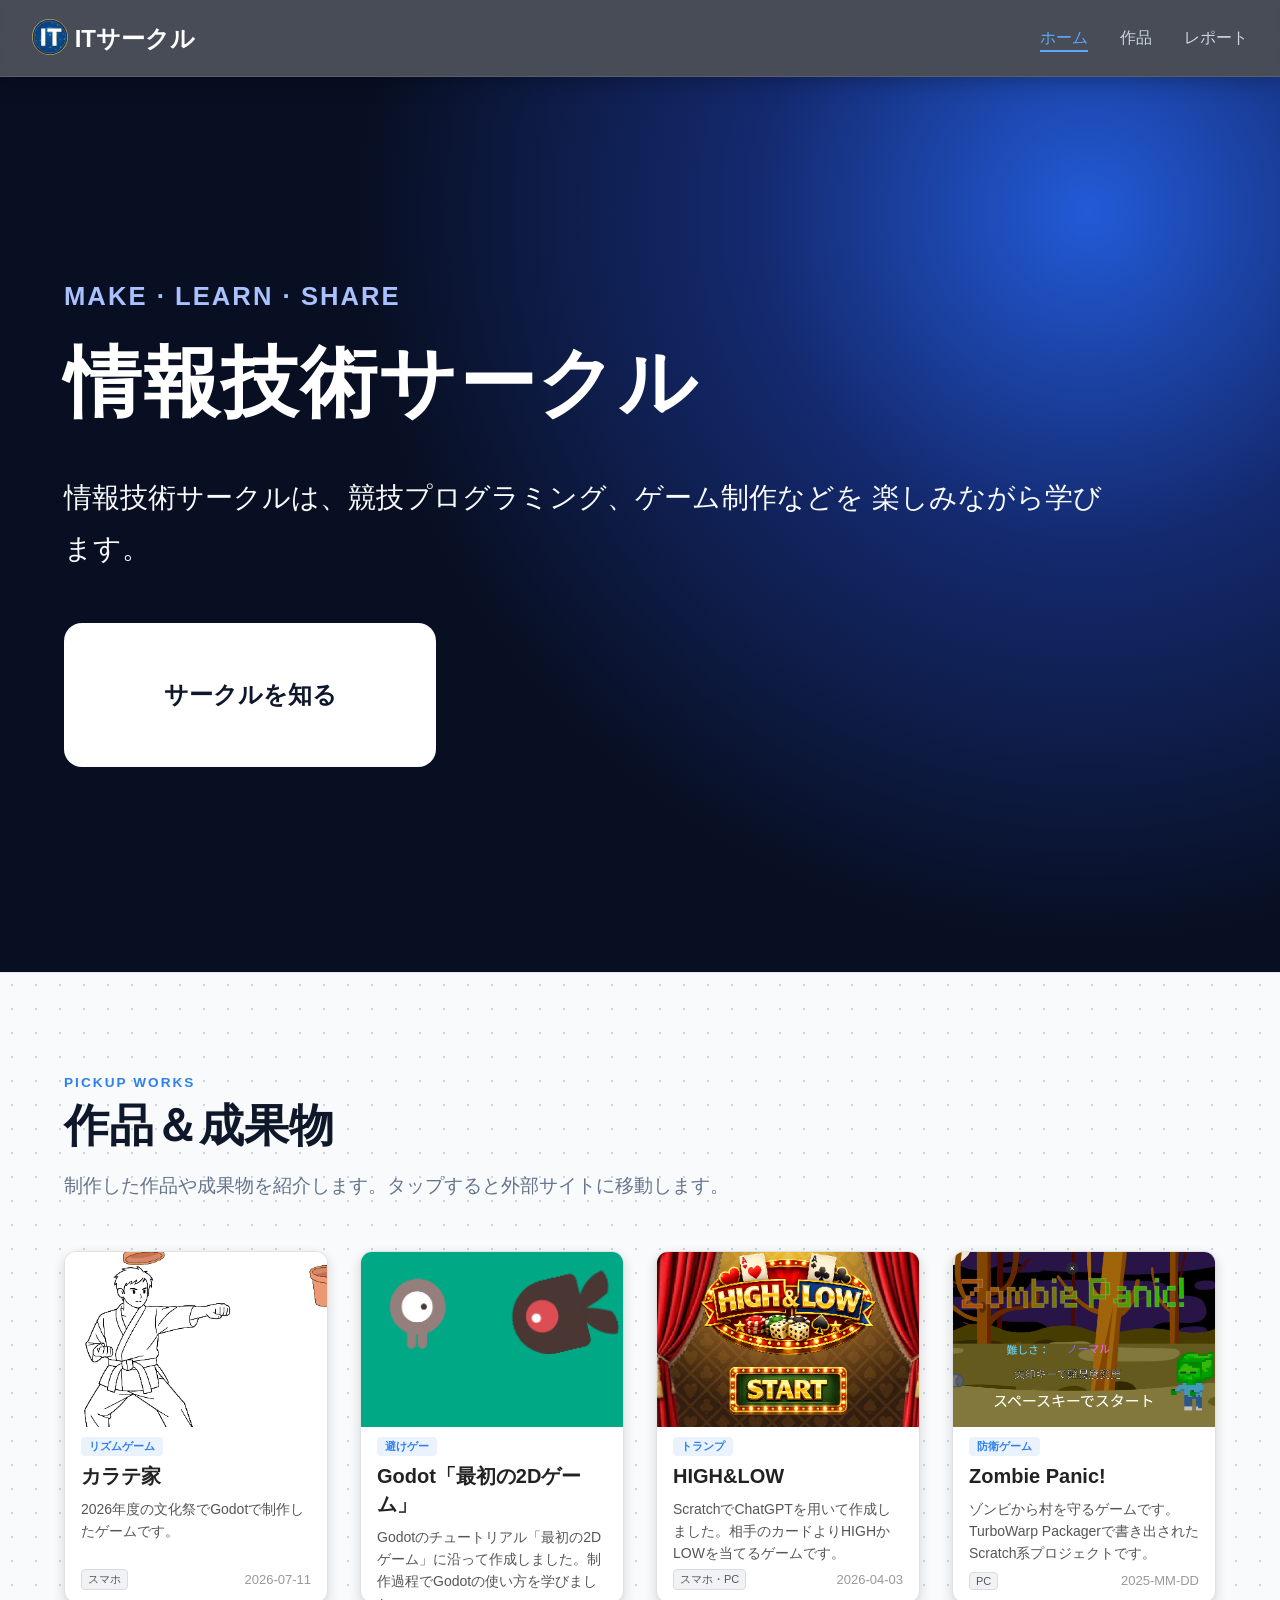
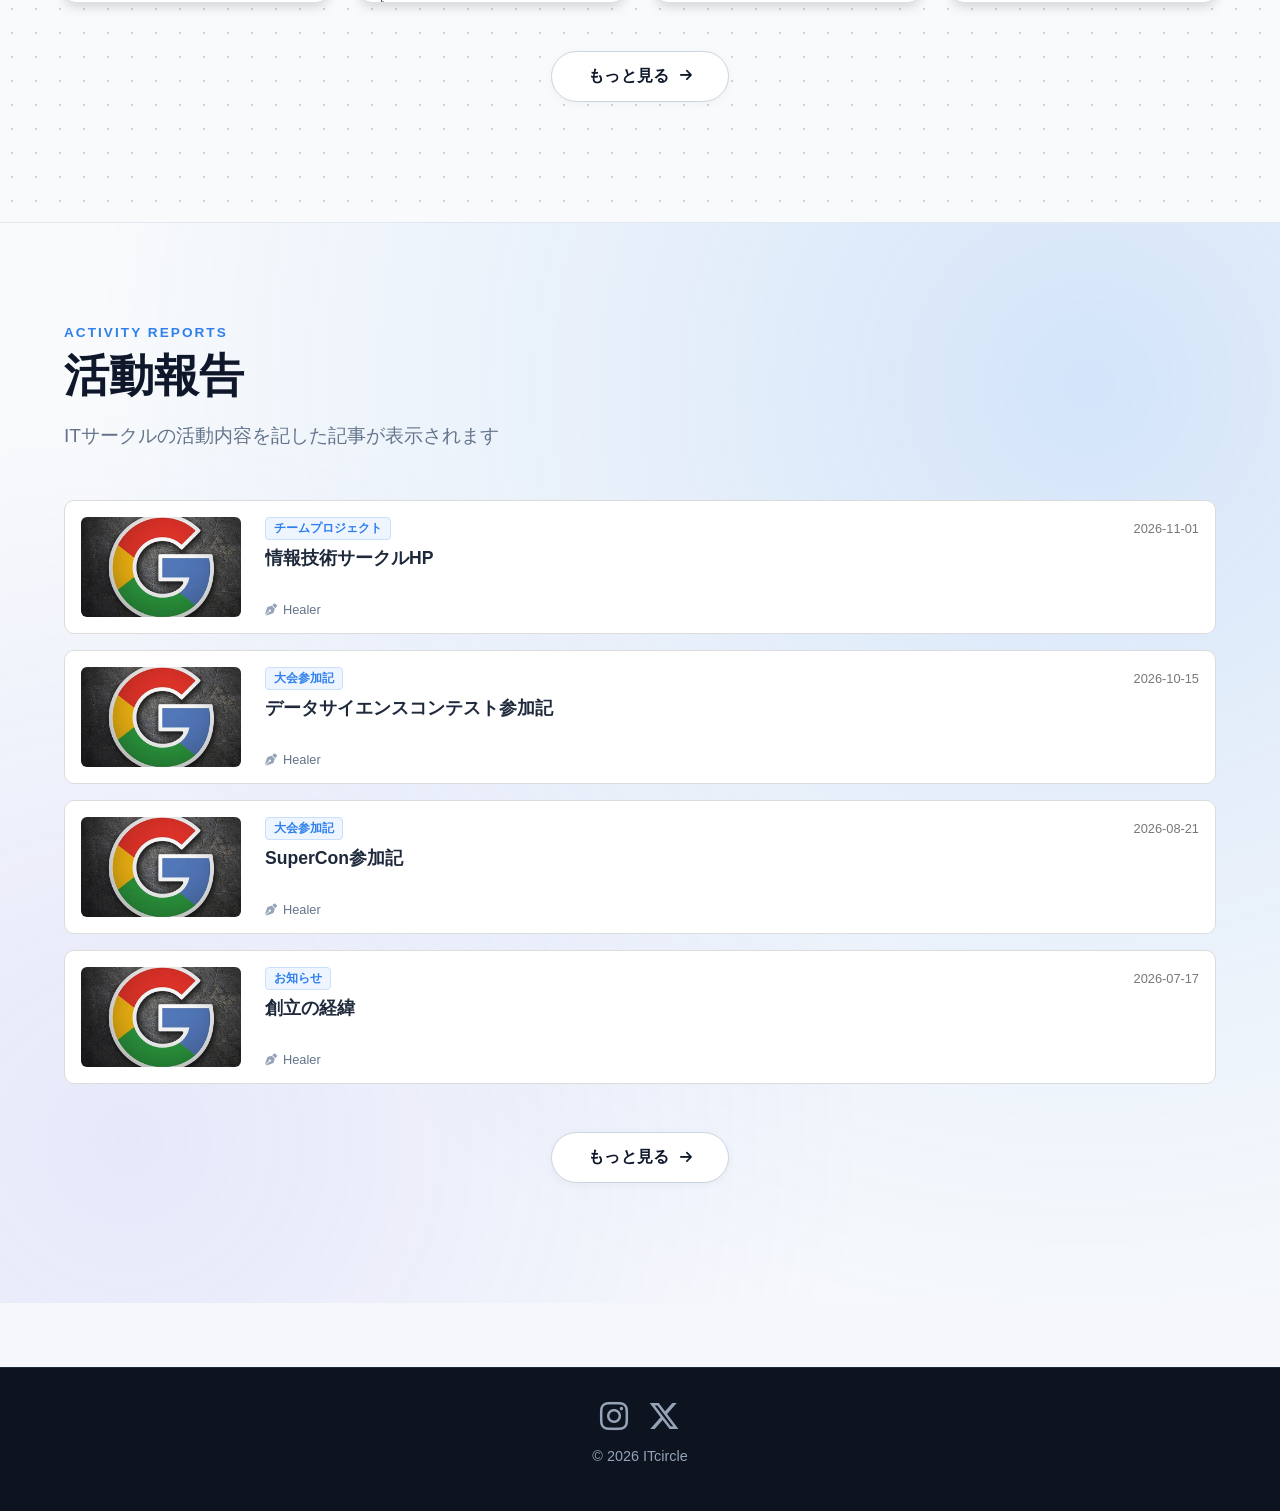
<file: index.html>
<!DOCTYPE html>
<html lang="ja">

<head>
    <meta charset="UTF-8">
    <meta name="viewport" content="width=device-width, initial-scale=1.0">
    <link rel="stylesheet"
      href="https://cdnjs.cloudflare.com/ajax/libs/font-awesome/6.7.2/css/all.min.css">

    <title>情報技術サークル | メインページ</title>

    <!-- 共通CSS -->
    <link rel="stylesheet" href="css/common.css">

    <!-- index.html固有CSS -->
    <link rel="stylesheet" href="css/index.css">
    <link rel="stylesheet" href="css/workdesign.css">
    <link rel="stylesheet" href="css/reportsdesign.css">

    <!-- favicon -->
    <link rel="icon" type="image/png" href="images/icon.svg">

</head>

<body>

    <!-- ヘッダー -->
    <div id="site_header"></div>


    <main>

        <!-- ヒーローセクション -->
        <section class="hero">

            <div class="hero_inner">

                <p class="hero_catch">
                    MAKE · LEARN · SHARE
                </p>

                <h1 class="hero_title">
                    情報技術サークル
                </h1>

                <p class="hero_text">
                    情報技術サークルは、競技プログラミング、ゲーム制作などを
                    楽しみながら学びます。
                </p>

                <a class="hero_button" href="report.html?file=2026/情報技術サークルとは.md">
                    サークルを知る
                </a>

            </div>

        </section>


        <!-- 作品＆成果物 -->
        <section class="section_works">

            <div class="section_inner">

                <div class="section_header">
                    <span class="section_sub">PICKUP WORKS</span>
                    <h2 class="section_title">作品＆成果物</h2>
                    <p class="section_text">
                        制作した作品や成果物を紹介します。タップすると外部サイトに移動します。
                    </p>
                </div>

                <!-- 新着成果物4件をworks.jsが表示 -->
                <div class="site_works" data-count="4"></div>

                <!-- もっと見るボタン -->
                <div class="section_more">
                    <a class="section_more_btn" href="works.html">
                        <span>もっと見る</span>
                        <i class="fa-solid fa-arrow-right"></i>
                    </a>
                </div>

            </div>

        </section>

       <!-- 活動報告 -->
        <section class="section_reports">

            <div class="section_inner">

                <div class="section_header">
                    <span class="section_sub">ACTIVITY REPORTS</span>
                    <h2 class="section_title">活動報告</h2>
                    <p class="section_text">
                        ITサークルの活動内容を記した記事が表示されます
                    </p>
                </div>

                <!-- 新着成果物4件をreports.jsが表示 -->
                <div class="site_reports" data-count="4"></div>

                <!-- もっと見るボタン -->
                <div class="section_more">
                    <a class="section_more_btn" href="reports.html">
                        <span>もっと見る</span>
                        <i class="fa-solid fa-arrow-right"></i>
                    </a>
                </div>

            </div>

        </section>


    </main>


    <!-- フッター -->
    <div id="site_footer"></div>


    <!-- 共通ヘッダー・フッター -->
    <script src="js/headfooter.js"></script>

    <!-- 成果物一覧 -->
    <script src="js/works.js"></script>

    <!-- レポート一覧 -->
    <script src="js/reports.js"></script>

</body>

</html>
</file>
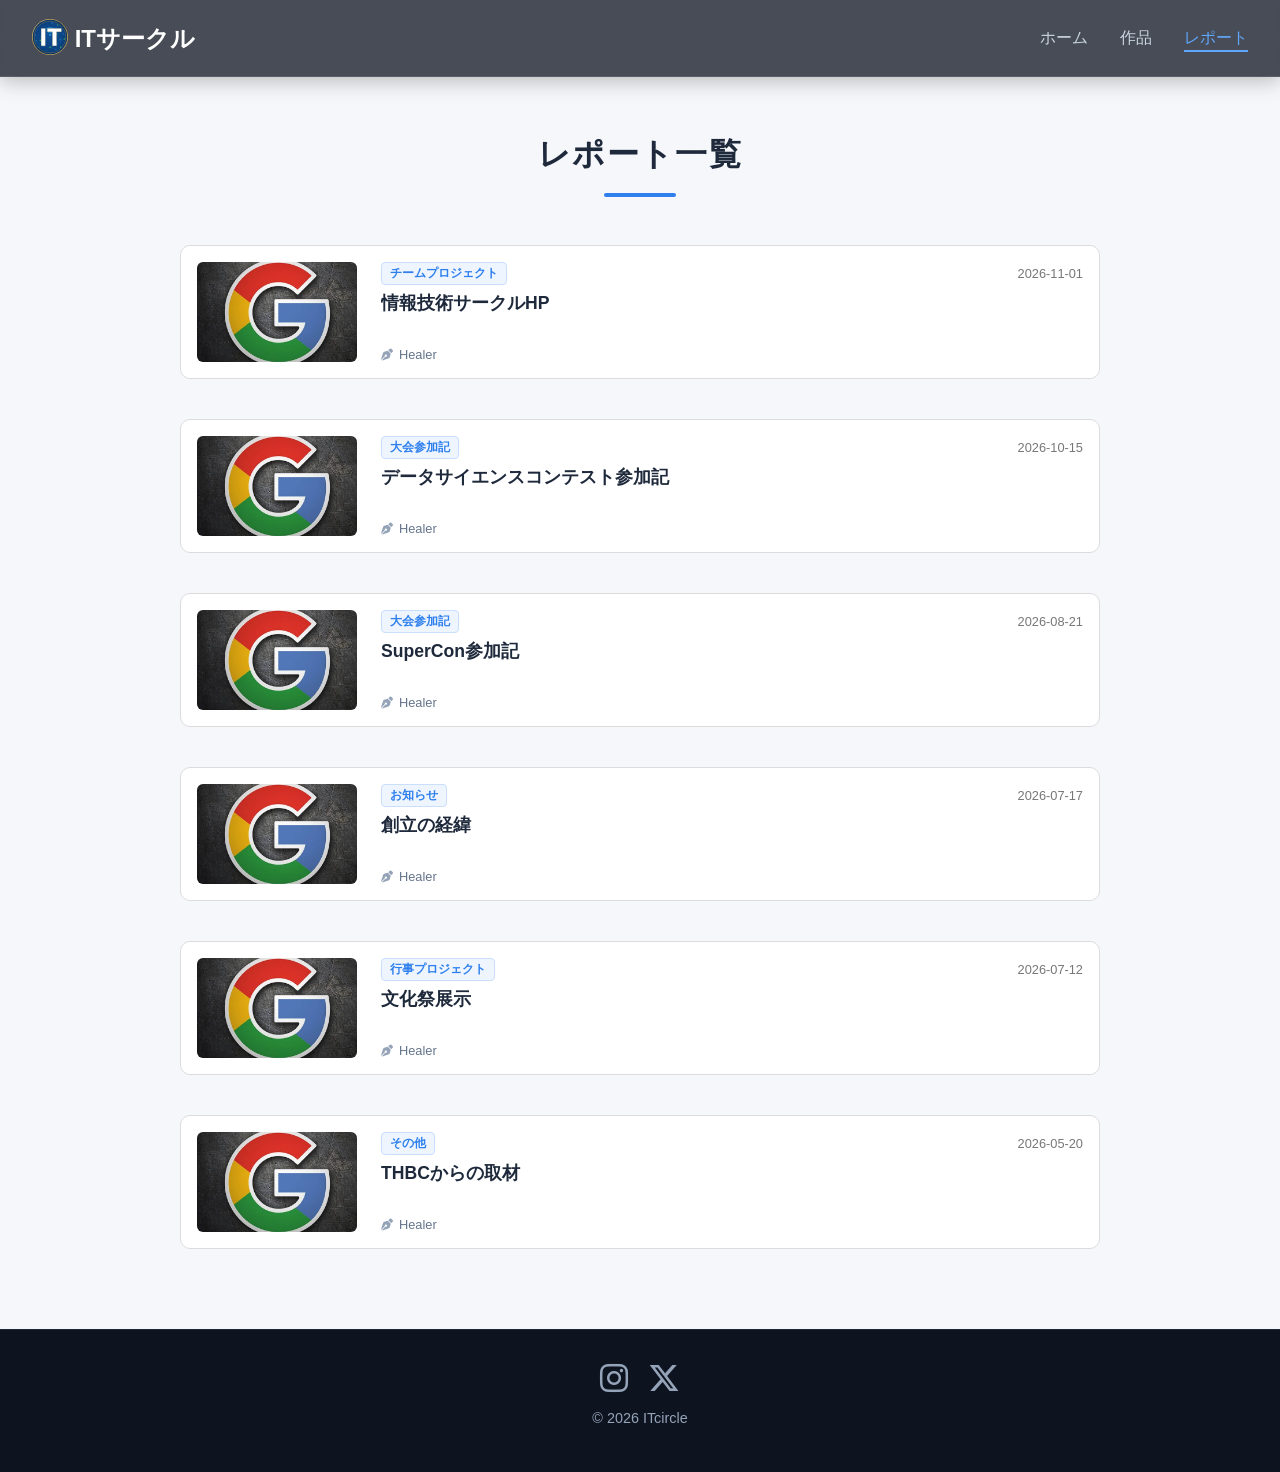
<file: reports.html>
<!DOCTYPE html>
<html lang="ja">
<head>
    <meta charset="UTF-8">
    <meta name="viewport" content="width=device-width, initial-scale=1.0">
    <link rel="stylesheet"
      href="https://cdnjs.cloudflare.com/ajax/libs/font-awesome/6.7.2/css/all.min.css">
    <title>情報技術サークル | レポート一覧</title>
    <link rel="stylesheet" href="css/common.css">
    <link rel="stylesheet" href="css/reports.css">
    <link rel="stylesheet" href="css/reportsdesign.css">
    <link rel="icon" type="image/png" href="images/icon.svg">
    <script src="js/headfooter.js"></script>
    <script src="js/reports.js"></script>
</head>
<body>
    <div id="site_header"></div>
    <h1>レポート一覧</h1>
    <div class="site_reports"></div>
    <div id="site_footer"></div>
</body>
</html>
</file>
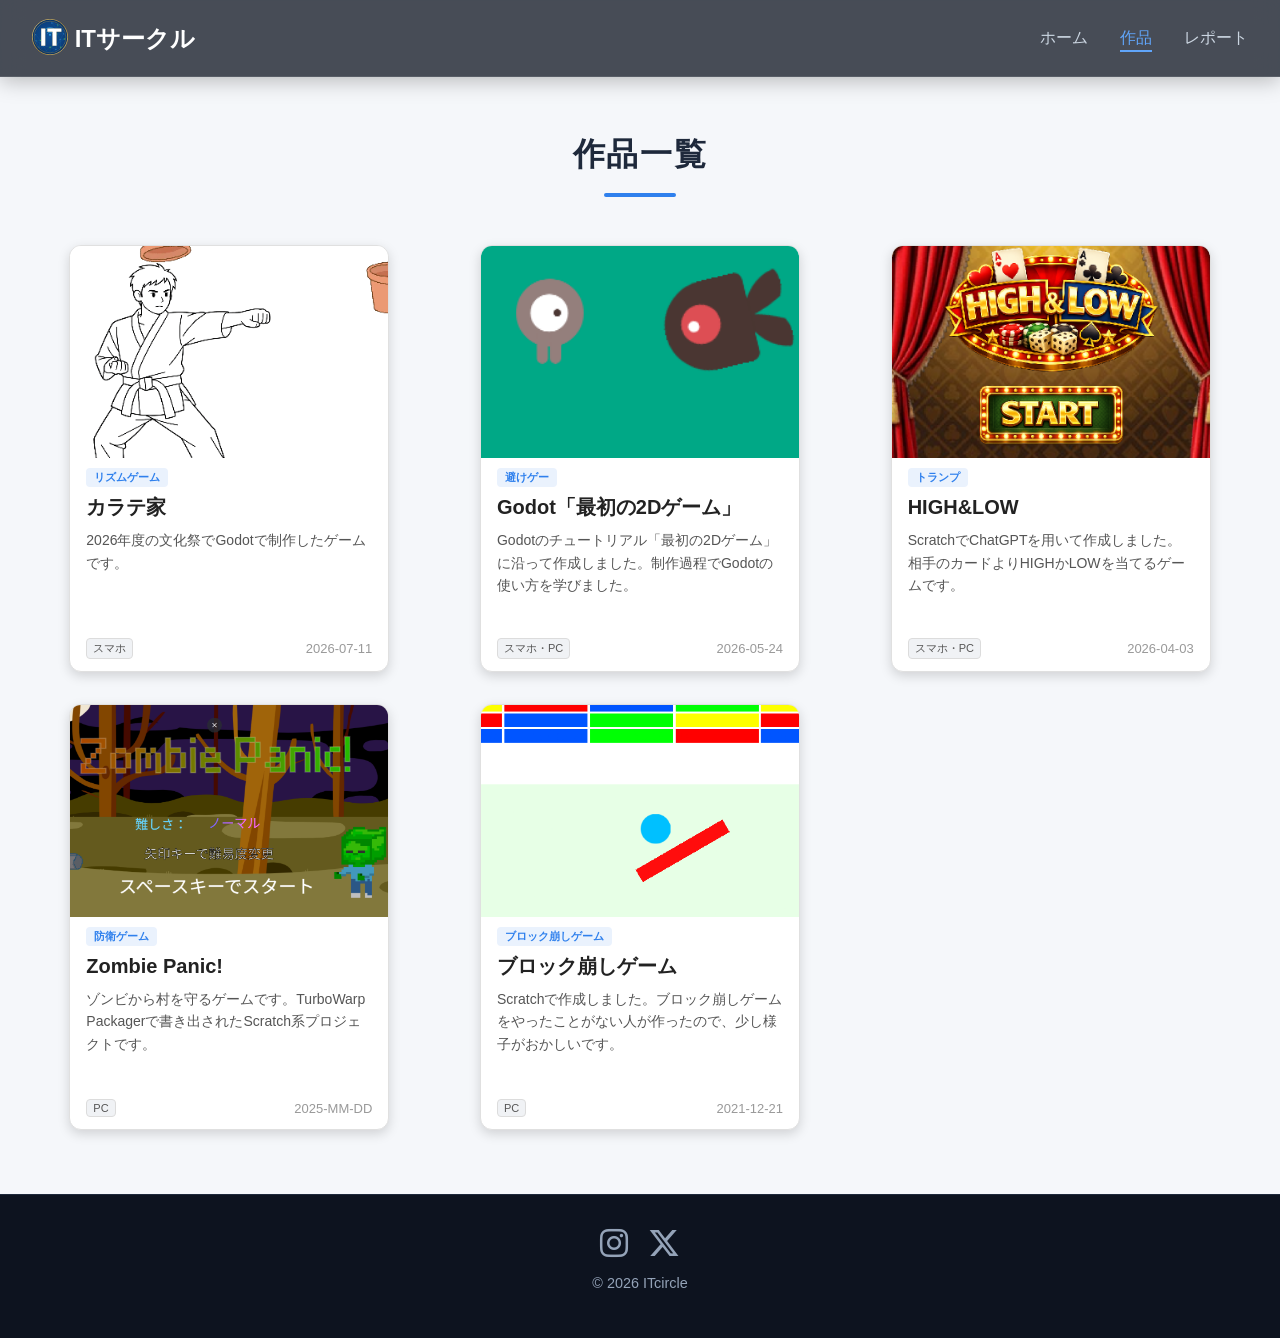
<file: works.html>
<!DOCTYPE html>


<html>
<head>
    <meta charset="UTF-8">
    <meta name="viewport" content="width=device-width, initial-scale=1.0">
    <link rel="stylesheet"
      href="https://cdnjs.cloudflare.com/ajax/libs/font-awesome/6.7.2/css/all.min.css">
    <title>情報技術サークル | 作品一覧</title>
    <link rel="stylesheet" href="css/common.css">
    <link rel="stylesheet" href="css/workdesign.css">
    <link rel="stylesheet" href="css/works.css">
    <script src="js/headfooter.js"></script>
    <script src="js/works.js"></script>
    <link rel="icon" type="image/png" href="images/icon.svg">

</head>
<body>
    <div id="site_header"></div>
    <h1>作品一覧</h1>
    <div class="site_works"></div>
    <div id="site_footer"></div>
</body>
</html>
</file>
<file: css/common.css>
body {
    background: #f5f7fa;
    margin: 0;
    font-family:
        "Inter",
        "Noto Sans JP",
        sans-serif;
    color: #1e293b;
    -webkit-font-smoothing: antialiased;
}
</file>
<file: css/index.css>
/* ========================================
   Hero
======================================== */

.hero {
    min-height: 895px;
    display: flex;
    align-items: center;

    background:
        radial-gradient(
            circle at 85% 15%,
            rgba(37, 99, 235, 0.9) 0%,
            rgba(30, 64, 175, 0.55) 25%,
            rgba(15, 23, 42, 0) 55%
        ),
        #080f22;

    color: #ffffff;
}

.hero_inner {
    width: min(1200px, 90%);
    margin: 0 auto;
    padding: 80px 0;
}


/* キャッチコピー */

.hero_catch {
    margin: 0 0 24px;

    color: #a9c1ff;

    font-size: clamp(1.2rem, 2vw, 2rem);
    font-weight: 700;
    letter-spacing: 0.08em;
}


/* メインタイトル */

.hero_title {
    margin: 0;

    color: #ffffff;

    font-size: clamp(3rem, 6vw, 5.5rem);
    font-weight: 700;
    line-height: 1.25;
    letter-spacing: 0.02em;
}


/* 説明文 */

.hero_text {
    max-width: 1050px;
    margin: 42px 0 0;

    color: #f8fafc;

    font-size: clamp(1.2rem, 2.2vw, 2rem);
    line-height: 1.8;
}


/* ボタン */

.hero_button {
    display: inline-flex;
    align-items: center;
    justify-content: center;

    min-width: 300px;
    min-height: 104px;
    margin-top: 48px;
    padding: 20px 36px;

    border-radius: 18px;

    background-color: #ffffff;
    color: #0f172a;

    font-size: 1.5rem;
    font-weight: 700;
    text-decoration: none;

    transition:
        transform 0.2s ease,
        box-shadow 0.2s ease;
}

.hero_button:hover {
    transform: translateY(-3px);

    box-shadow:
        0 10px 30px rgba(0, 0, 0, 0.2);
}

.hero_button:active {
    transform: translateY(0);
}


/* ========================================
   セクション共通
======================================== */

.section_works,
.section_reports {
    padding: 100px 0 120px;
    position: relative;
}

.section_inner {
    width: min(1200px, 90%);
    margin: 0 auto;
}

/* セクションヘッダー */
.section_header {
    margin-bottom: 48px;
}

/* 英語サブラベル */
.section_sub {
    display: inline-block;
    margin-bottom: 8px;

    font-size: 0.85rem;
    font-weight: 700;
    letter-spacing: 0.15em;
    color: #2f80ed;
}

/* セクションタイトル */
.section_title {
    margin: 0;

    color: #0f172a;

    font-size: clamp(2rem, 3.5vw, 3rem);
    font-weight: 700;
    line-height: 1.25;
}

/* セクション説明 */
.section_text {
    margin: 16px 0 0;

    color: #64748b;

    font-size: clamp(1rem, 1.5vw, 1.25rem);
    line-height: 1.7;
}

/* ========================================
   作品＆成果物 セクション（淡いグレー＋ドットグリッド背景）
======================================== */

.section_works {
    background-color: #f8fafc;
    background-image: radial-gradient(#cbd5e1 1px, transparent 1px);
    background-size: 24px 24px;

    border-top: 1px solid #e2e8f0;
    border-bottom: 1px solid #e2e8f0;
}

/* 作品＆成果物 グリッドレイアウト (index.html用) */
.section_works .site_works {
    display: grid;
    grid-template-columns: repeat(auto-fit, minmax(260px, 1fr));
    justify-items: center;
    gap: 32px;
    margin-top: 48px;
}

/* ========================================
   活動報告 セクション（グラデーション光彩アクセント）
======================================== */

.section_reports {
    background:
        radial-gradient(
            circle at 85% 15%,
            rgba(47, 128, 237, 0.18) 0%,
            rgba(47, 128, 237, 0.08) 35%,
            transparent 70%
        ),
        radial-gradient(
            circle at 10% 85%,
            rgba(99, 102, 241, 0.12) 0%,
            transparent 50%
        ),
        #f8fafc;
}

/* ========================================
   もっと見るボタン（セクション共通）
======================================== */

.section_more {
    margin-top: 48px;
    text-align: center;
}

.section_more_btn {
    display: inline-flex;
    align-items: center;
    justify-content: center;
    gap: 10px;

    padding: 14px 36px;

    background-color: #ffffff;
    color: #0f172a;
    border: 1px solid #cbd5e1;
    border-radius: 9999px;

    font-size: 1rem;
    font-weight: 600;
    text-decoration: none;
    letter-spacing: 0.03em;

    box-shadow: 0 2px 8px rgba(0, 0, 0, 0.04);

    transition:
        background-color 0.2s ease,
        border-color 0.2s ease,
        color 0.2s ease,
        box-shadow 0.2s ease,
        transform 0.2s ease;
}

.section_more_btn i {
    font-size: 0.85rem;
    transition: transform 0.2s ease;
}

.section_more_btn:hover {
    background-color: #2f80ed;
    border-color: #2f80ed;
    color: #ffffff;
    box-shadow: 0 6px 20px rgba(47, 128, 237, 0.25);
    transform: translateY(-2px);
}

.section_more_btn:hover i {
    transform: translateX(4px);
}

.section_more_btn:active {
    transform: translateY(0);
}

/* ========================================
   レスポンシブ
======================================== */

@media (max-width: 768px) {

    .hero {
        min-height: 760px;
    }

    .hero_inner {
        width: 88%;
        padding: 60px 0;
    }

    .hero_catch {
        margin-bottom: 18px;
    }

    .hero_text {
        margin-top: 32px;
        line-height: 1.7;
    }

    .hero_button {
        min-width: 220px;
        min-height: 76px;
        margin-top: 36px;

        border-radius: 14px;

        font-size: 1.2rem;
    }

    .section_works,
    .section_reports {
        padding: 64px 0 80px;
    }

    .section_inner {
        width: 88%;
    }

    .section_header {
        margin-bottom: 32px;
    }

    .section_text {
        margin-top: 14px;
    }

    .section_works .site_works {
        grid-template-columns: repeat(auto-fit, minmax(240px, 1fr));
        gap: 24px;
        margin-top: 36px;
    }
}

@media (max-width: 480px) {
    .section_works .site_works {
        grid-template-columns: 1fr;
        gap: 20px;
        margin-top: 28px;
    }
}
</file>
<file: css/workdesign.css>
.site_works .card {
    display: flex;
    flex-direction: column;

    width: 100%;
    max-width: 320px;
    aspect-ratio: 3 / 4;
    box-sizing: border-box;

    background-color: #ffffff;

    border-radius: 12px;
    overflow: hidden;

    text-decoration: none;
    color: inherit;

    box-shadow: 0 4px 12px rgba(0, 0, 0, 0.15);
    border: 1px solid #e0e0e0;
    transition:
        transform 0.2s ease,
        box-shadow 0.2s ease;
}

.site_works .card:hover {
    transform: translateY(-5px);
    transition: transform .2s;
    box-shadow: 0 8px 20px rgba(0, 0, 0, 0.2);
    
    border-color: #2f80ed;
    
}
.site_works .card:hover .card_title {
    color:#2f80ed;
}

/* 画像 */
.site_works .card_picture {
    display: block;

    width: 100%;
    height: 50%;

    object-fit: cover;
}

/* ジャンル */
.site_works .card_genre {
    align-self: flex-start;
    display: inline-block;
    width: fit-content;
    max-width: fit-content;
    margin: 10px 16px 0;
    padding: 2px 8px;

    font-size: 11px;
    font-weight: bold;
    color: #2f80ed;
    background-color: #eaf2fd;
    border-radius: 4px;
}

/* タイトル */
.site_works .card_title {
    margin: 6px 16px 8px;

    font-size: 20px;
    font-weight: bold;
    line-height: 1.4;

    color: #222;
}


/* 本文 */
.site_works .card_text {
    margin: 0 16px;

    font-size: 14px;
    line-height: 1.6;

    color: #555;
}


/* フッター（対応端末・日付） */
.site_works .card_footer {
    display: flex;
    justify-content: space-between;
    align-items: center;

    margin-top: auto;
    padding: 0 16px 12px;
}

/* 対応端末 */
.site_works .card_device {
    display: inline-block;
    padding: 2px 6px;

    font-size: 11px;
    font-weight: 500;
    color: #555;
    background-color: #f0f2f5;
    border: 1px solid #dcdcdc;
    border-radius: 4px;
}

/* 日付 */
.site_works .card_date {
    margin: 0;
    margin-left: auto;

    text-align: right;

    font-size: 13px;
    color: #999;
}
</file>
<file: css/reportsdesign.css>
/* 横長の帯状カード:左に写真、右にコンテンツ */
.site_reports .card {
    display: flex;
    flex-direction: row;
    width: 100%;
    padding: 16px;
    column-gap: 24px;

    background: #fff;
    border: 1px solid #dcdcdc;
    border-radius: 10px;

    text-decoration: none;
    color: inherit;

    margin: 0 auto 16px;
    transition:
        transform .2s,
        box-shadow .2s,
        border-color .2s;

    cursor: pointer;
    box-sizing: border-box;
}

.site_reports .card:hover {
    transform: translateY(-3px);
    box-shadow: 0 8px 20px rgba(0,0,0,.12);
    border-color: #2f80ed;
}

/* 写真(左) */
.site_reports .card_picture {
    flex-shrink: 0;
    width: 160px;
    height: 100px;
    object-fit: cover;
    border-radius: 6px;
    background: #eee;
}

/* 右側コンテンツラッパー */
.site_reports .card_content {
    display: flex;
    flex-direction: column;
    flex: 1;
    min-width: 0;
}

/* ヘッダー: 種別バッジ(左) と 日付(右) */
.site_reports .card_header {
    display: flex;
    justify-content: space-between;
    align-items: center;
    gap: 8px;
    margin-bottom: 6px;
}

/* 種別バッジ */
.site_reports .card_category {
    display: inline-block;
    padding: 2px 8px;
    font-size: 0.75rem;
    font-weight: 600;
    color: #2f80ed;
    background: #eef5ff;
    border: 1px solid #c9dffc;
    border-radius: 4px;
}

/* 日付 */
.site_reports .card_date {
    margin: 0;
    font-size: 0.8rem;
    color: #777;
    margin-left: auto;
}

/* タイトル */
.site_reports .card_title {
    margin: 0 0 8px 0;
    font-size: 1.1rem;
    font-weight: bold;
    line-height: 1.45;
    /* 長いタイトルは2行で省略 */
    display: -webkit-box;
    -webkit-line-clamp: 2;
    line-clamp: 2;
    -webkit-box-orient: vertical;
    overflow: hidden;
}

/* フッター: 著者情報 */
.site_reports .card_footer {
    display: flex;
    align-items: center;
    margin-top: auto;
}

.site_reports .card_author {
    display: inline-flex;
    align-items: center;
    gap: 6px;
    font-size: 0.8rem;
    color: #64748b;
}

.site_reports .card_author i {
    font-size: 0.75rem;
    color: #94a3b8;
}

/* スマホ幅での調整 */
@media (max-width: 480px) {
    .site_reports .card {
        column-gap: 12px;
        padding: 12px;
        border-radius: 8px;
    }

    .site_reports .card_picture {
        width: 96px;
        height: 72px;
    }

    .site_reports .card_title {
        font-size: 0.95rem;
        margin-bottom: 6px;
    }

    .site_reports .card_category {
        font-size: 0.7rem;
        padding: 1px 6px;
    }

    .site_reports .card_date,
    .site_reports .card_author {
        font-size: 0.75rem;
    }
}
</file>
<file: css/reports.css>
/* タイトル */

h1 {
    text-align: center;
    font-size: 2rem;
    font-weight: 700;
    margin: 56px 0 12px;
    letter-spacing: .05em;
}

h1::after {
    content: "";
    display: block;

    width: 72px;
    height: 4px;

    margin: 16px auto 0;

    border-radius: 999px;
    background: #2f80ed;
}

.site_reports {
    width: min(920px, calc(100% - 48px));
    margin: 48px auto 64px;

    display: flex;
    flex-direction: column;
    gap: 24px;
}

@media (max-width: 768px) {
    h1 {
        font-size: 1.7rem;
        margin-top: 40px;
    }

    .site_reports {
        width: calc(100% - 32px);
        margin: 32px auto 48px;
        gap: 16px;
    }
}

@media (max-width: 480px) {
    h1 {
        font-size: 1.5rem;
        margin-top: 32px;
    }

    .site_reports {
        width: calc(100% - 24px);
        gap: 14px;
    }
}
</file>
<file: css/works.css>
/* タイトル */

h1 {
    text-align: center;
    font-size: 2rem;
    font-weight: 700;
    margin: 56px 0 12px;
    letter-spacing: .05em;
}

h1::after {
    content: "";
    display: block;

    width: 72px;
    height: 4px;

    margin: 16px auto 0;

    border-radius: 999px;
    background: #2f80ed;
}

/* カード一覧 */

.site_works {
    width: min(1200px, calc(100% - 48px));
    margin: 48px auto 64px;

    display: grid;
    grid-template-columns: repeat(auto-fit, minmax(280px, 1fr));
    justify-items: center;
    gap: 32px;
}

/* タブレット・スマホ対応 */

@media (max-width: 768px) {
    h1 {
        font-size: 1.7rem;
        margin-top: 40px;
    }

    .site_works {
        width: calc(100% - 32px);
        gap: 24px;
        margin: 32px auto 48px;
        grid-template-columns: repeat(auto-fit, minmax(260px, 1fr));
    }
}

@media (max-width: 480px) {
    h1 {
        font-size: 1.5rem;
        margin-top: 32px;
    }

    .site_works {
        width: calc(100% - 24px);
        gap: 20px;
        grid-template-columns: 1fr;
    }
}
</file>
